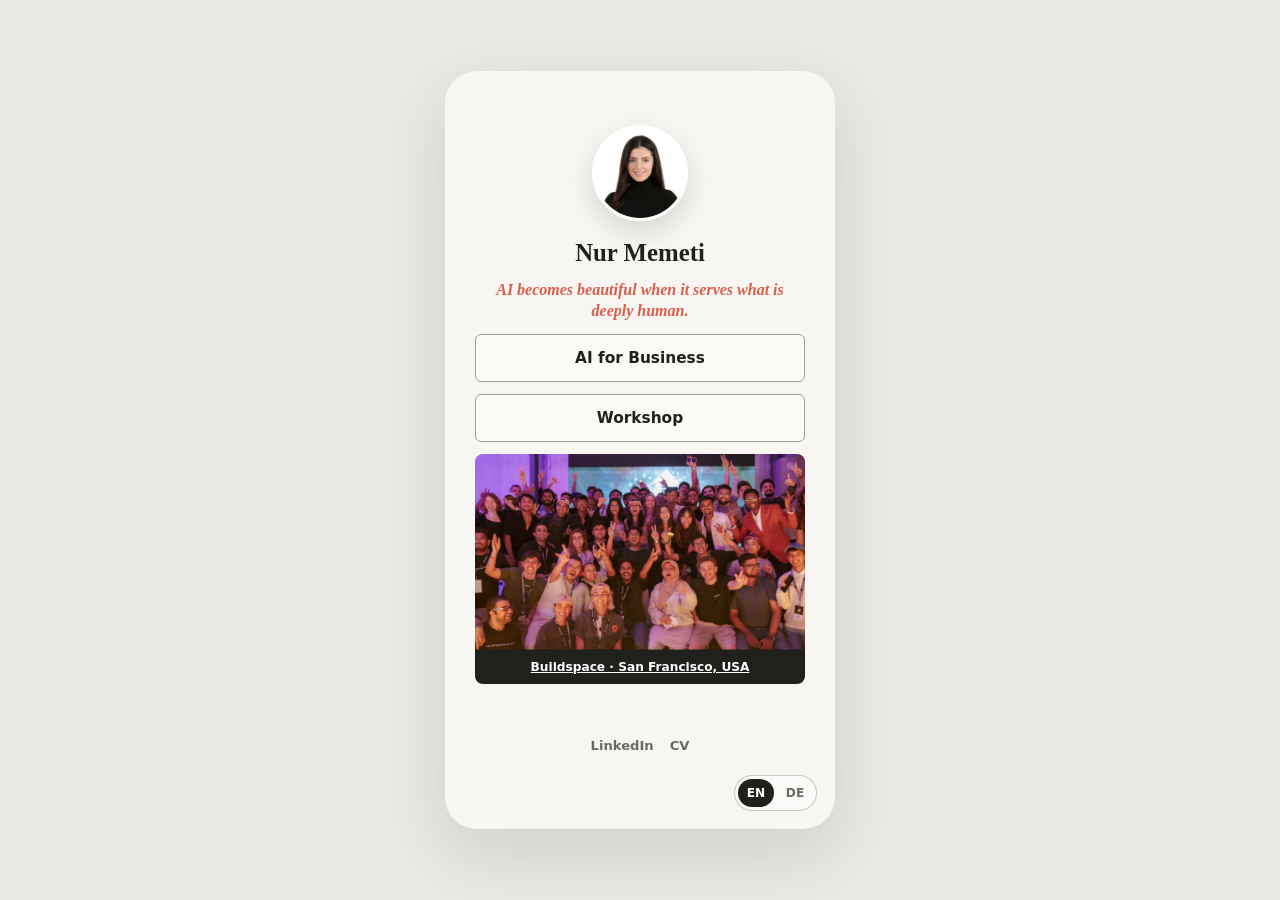
<file: index.html>
<!doctype html>
<html lang="en">
  <head>
    <meta charset="UTF-8" />
    <meta name="viewport" content="width=device-width, initial-scale=1.0" />
    <meta name="description" content="Links and projects for Nur Memeti." />
    <title>Nur Memeti</title>
    <link rel="stylesheet" href="styles.css" />
  </head>
  <body>
    <main class="shell" aria-label="Nur Memeti homepage">
      <section class="profile">
        <div class="language-switch" aria-label="Language">
          <button class="is-active" type="button" data-lang="en">EN</button>
          <button type="button" data-lang="de">DE</button>
        </div>

        <img
          class="avatar"
          src="assets/profile.png"
          alt="Portrait of Nur Memeti"
        />
        <h1>Nur Memeti</h1>
        <p class="statement" data-i18n="statement">
          AI becomes beautiful when it serves what is deeply human.
        </p>
        <nav class="links" aria-label="Featured links">
          <a href="https://ki.nurmemeti.com" data-icon="AI">
            <span data-i18n="aiBusiness">AI for Business</span>
          </a>
          <a href="https://workshop.nurmemeti.com" data-icon="WS">
            <span data-i18n="workshop">Workshop</span>
          </a>

          <section class="story-gallery" aria-label="Highlights">
            <div class="gallery-track">
              <div class="gallery-strip">
                <figure class="gallery-slide">
                  <img src="assets/buildspace-san-francisco.png" alt="Nur Memeti with the Buildspace community in San Francisco" />
                  <figcaption><a href="https://buildspace.so">Buildspace · San Francisco, USA</a></figcaption>
                </figure>
                <figure class="gallery-slide">
                  <img src="assets/presenting-event.jpg" alt="Nur Memeti presenting on stage" />
                  <figcaption>Conference · Ergon Informatik AG, Zurich</figcaption>
                </figure>
                <figure class="gallery-slide">
                  <img src="assets/women-in-tech.png" alt="Women in Tech feature with Nur Memeti" />
                  <figcaption>Siemens & Ladies Drive Workshop · Impact Hub Zurich</figcaption>
                </figure>
              </div>
            </div>
          </section>

        </nav>

        <div class="socials" aria-label="Social links">
          <a href="https://www.linkedin.com/in/nurmemeti" aria-label="LinkedIn">LinkedIn</a>
          <a href="cv.html" aria-label="CV">CV</a>
        </div>
      </section>
    </main>

    <script>
      const translations = {
        en: {
          statement:
            "AI becomes beautiful when it serves what is deeply human.",
          aiBusiness: "AI for Business",
          workshop: "Workshop",
          linkedin: "LinkedIn",
          cv: "CV",
        },
        de: {
          statement:
            "KI wird schoen, wenn sie dem zutiefst Menschlichen dient.",
          aiBusiness: "KI fuer Unternehmen",
          workshop: "Workshop",
          linkedin: "LinkedIn",
          cv: "CV",
        },
      };

      const languageButtons = document.querySelectorAll("[data-lang]");
      const translatableItems = document.querySelectorAll("[data-i18n]");

      function setLanguage(language) {
        document.documentElement.lang = language;
        translatableItems.forEach((item) => {
          item.textContent = translations[language][item.dataset.i18n];
        });
        languageButtons.forEach((button) => {
          button.classList.toggle("is-active", button.dataset.lang === language);
        });
      }

      languageButtons.forEach((button) => {
        button.addEventListener("click", () => setLanguage(button.dataset.lang));
      });

      const galleryTrack = document.querySelector(".gallery-strip");
      const gallerySlides = document.querySelectorAll(".gallery-slide");
      let galleryIndex = 0;
      let galleryStartX = 0;

      function showGallerySlide(index) {
        galleryIndex = (index + gallerySlides.length) % gallerySlides.length;
        galleryTrack.style.transform = `translateX(-${galleryIndex * 100}%)`;
      }

      galleryTrack.addEventListener("pointerdown", (event) => {
        galleryStartX = event.clientX;
        galleryTrack.setPointerCapture(event.pointerId);
      });

      galleryTrack.addEventListener("pointerup", (event) => {
        const distance = event.clientX - galleryStartX;
        if (Math.abs(distance) > 45) {
          showGallerySlide(galleryIndex + (distance < 0 ? 1 : -1));
        }
      });
    </script>
  </body>
</html>
</file>
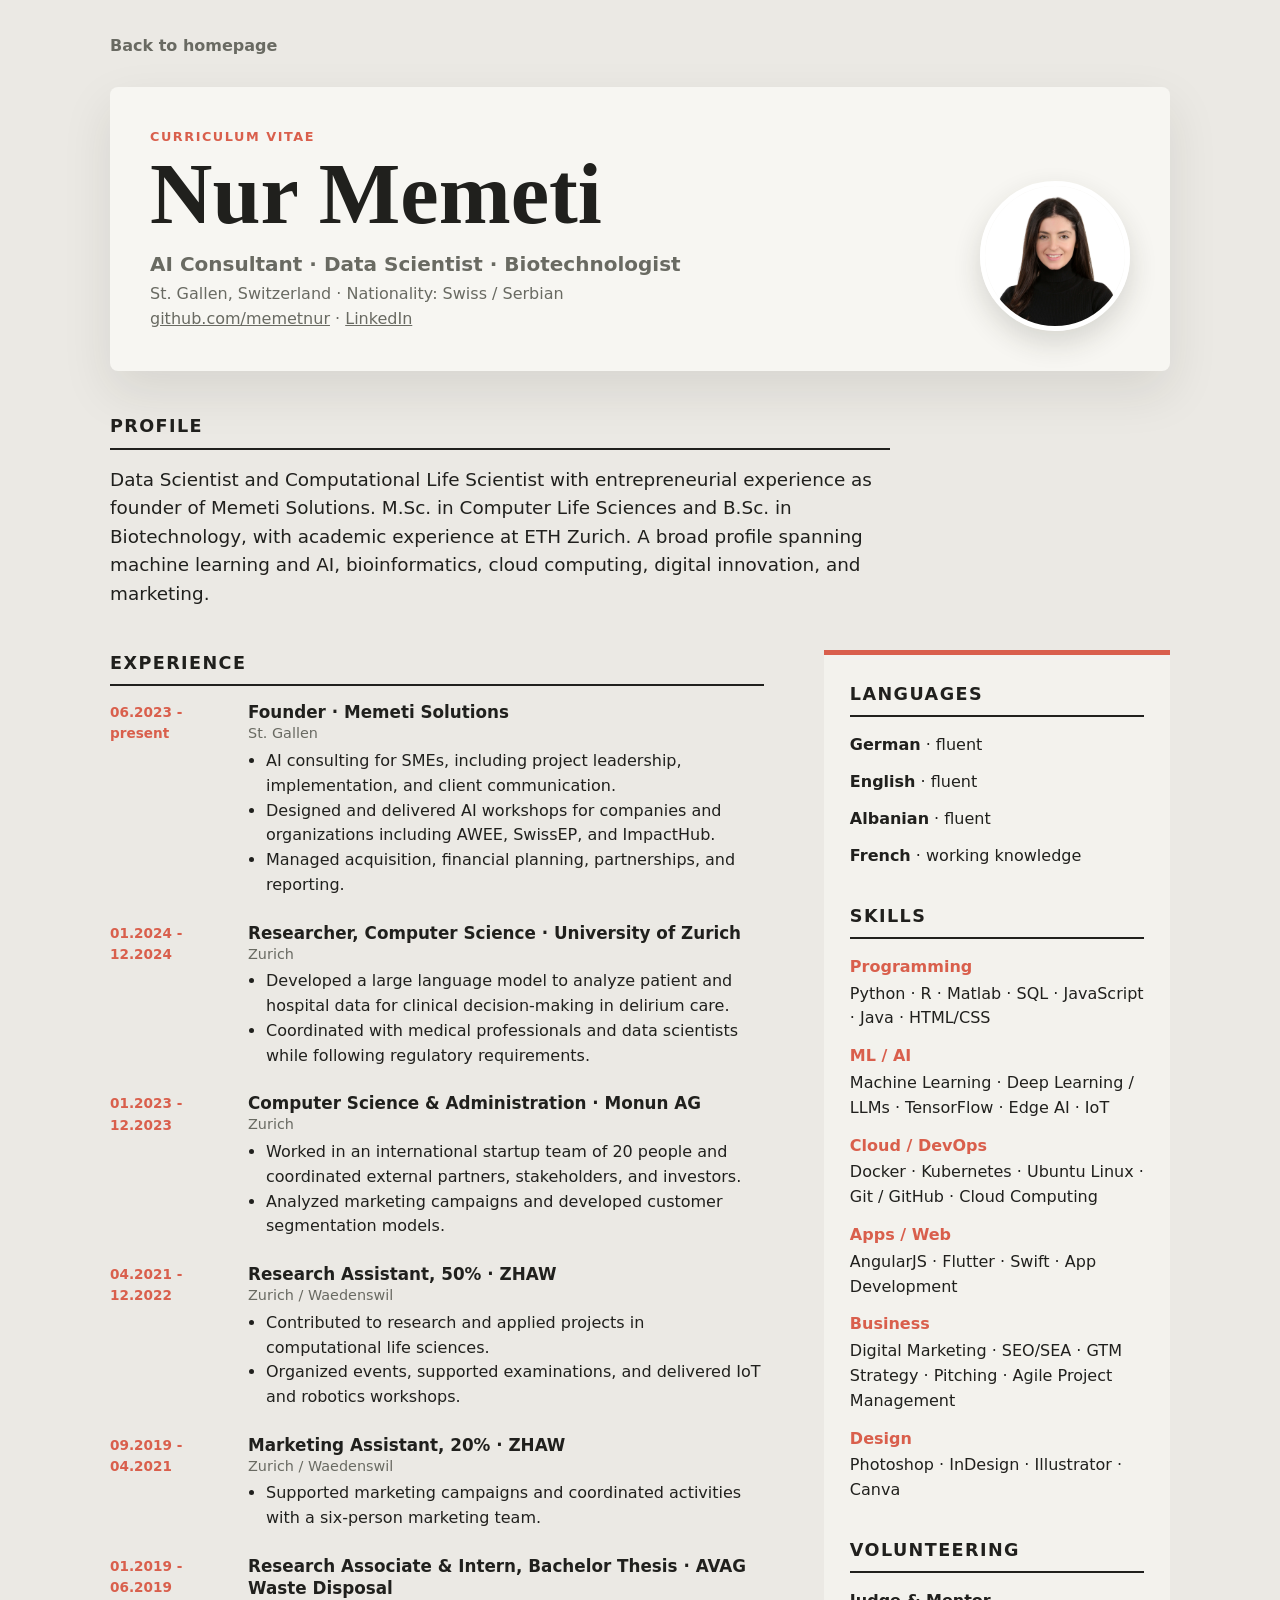
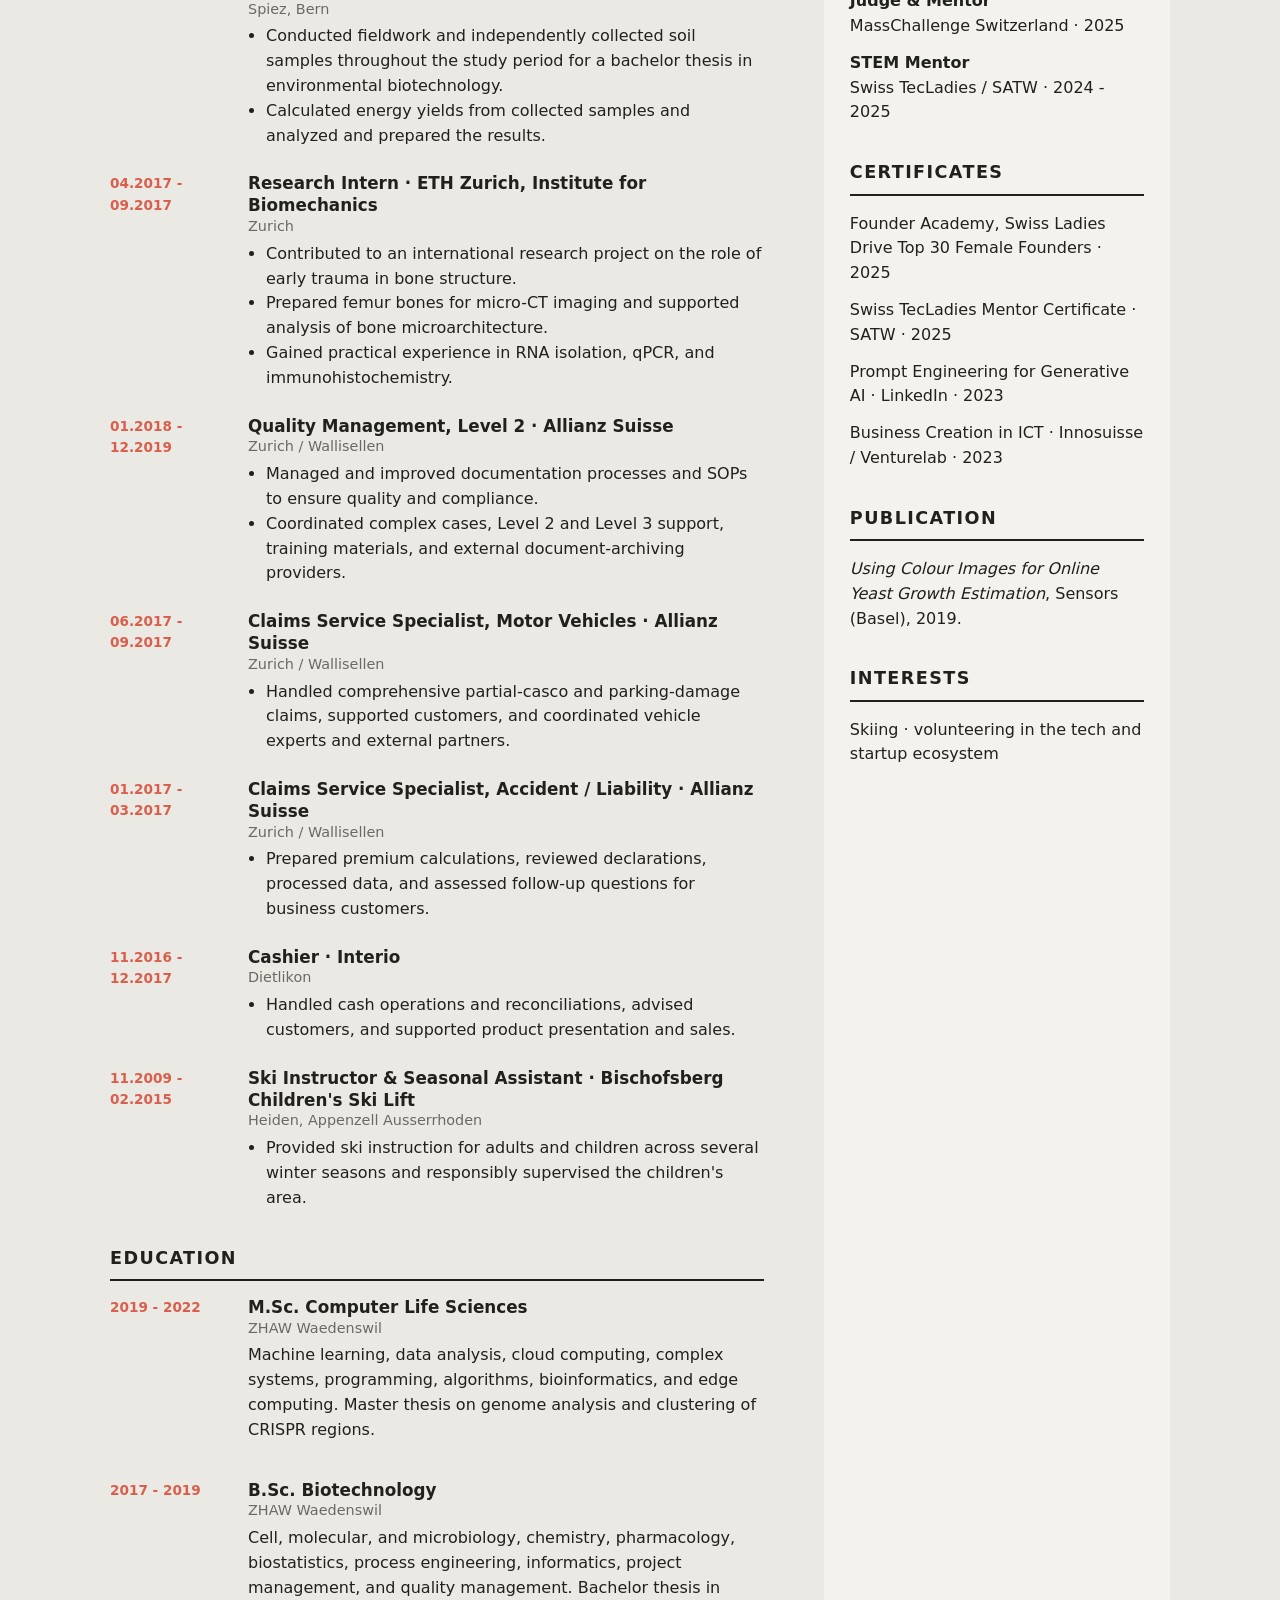
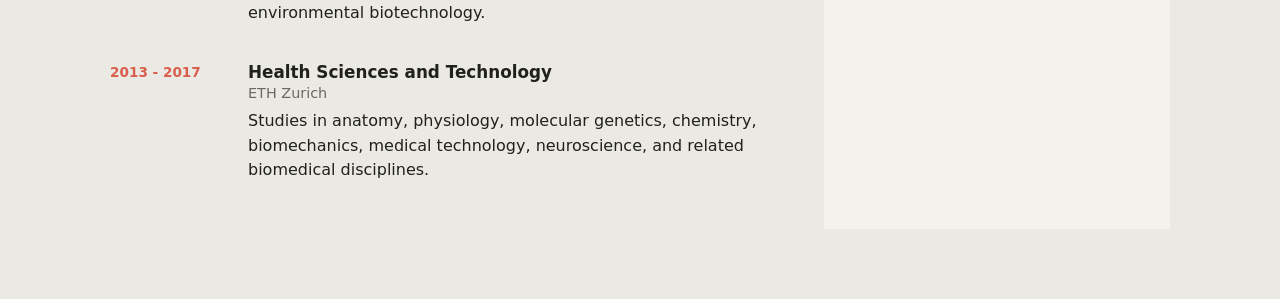
<file: cv.html>
<!doctype html>
<html lang="en">
  <head>
    <meta charset="UTF-8" />
    <meta name="viewport" content="width=device-width, initial-scale=1.0" />
    <meta name="description" content="CV of Nur Memeti, AI consultant and computational life scientist." />
    <title>CV | Nur Memeti</title>
    <link rel="stylesheet" href="cv.css" />
  </head>
  <body>
    <main class="cv-shell">
      <a class="back" href="index.html">Back to homepage</a>
      <header class="cv-header">
        <div>
          <p class="eyebrow">Curriculum Vitae</p>
          <h1>Nur Memeti</h1>
          <p class="headline">AI Consultant · Data Scientist · Biotechnologist</p>
          <p class="location">St. Gallen, Switzerland · Nationality: Swiss / Serbian</p>
          <p class="contact"><a href="https://github.com/memetnur">github.com/memetnur</a> · <a href="https://www.linkedin.com/in/nurmemeti">LinkedIn</a></p>
        </div>
        <img src="assets/profile.png" alt="Portrait of Nur Memeti" />
      </header>

      <section class="intro">
        <h2>Profile</h2>
        <p>Data Scientist and Computational Life Scientist with entrepreneurial experience as founder of Memeti Solutions. M.Sc. in Computer Life Sciences and B.Sc. in Biotechnology, with academic experience at ETH Zurich. A broad profile spanning machine learning and AI, bioinformatics, cloud computing, digital innovation, and marketing.</p>
      </section>

      <div class="columns">
        <div>
          <section>
            <h2>Experience</h2>
            <article><div class="period">06.2023 - present</div><h3>Founder · Memeti Solutions <span>St. Gallen</span></h3><ul><li>AI consulting for SMEs, including project leadership, implementation, and client communication.</li><li>Designed and delivered AI workshops for companies and organizations including AWEE, SwissEP, and ImpactHub.</li><li>Managed acquisition, financial planning, partnerships, and reporting.</li></ul></article>
            <article><div class="period">01.2024 - 12.2024</div><h3>Researcher, Computer Science · University of Zurich <span>Zurich</span></h3><ul><li>Developed a large language model to analyze patient and hospital data for clinical decision-making in delirium care.</li><li>Coordinated with medical professionals and data scientists while following regulatory requirements.</li></ul></article>
            <article><div class="period">01.2023 - 12.2023</div><h3>Computer Science & Administration · Monun AG <span>Zurich</span></h3><ul><li>Worked in an international startup team of 20 people and coordinated external partners, stakeholders, and investors.</li><li>Analyzed marketing campaigns and developed customer segmentation models.</li></ul></article>
            <article><div class="period">04.2021 - 12.2022</div><h3>Research Assistant, 50% · ZHAW <span>Zurich / Waedenswil</span></h3><ul><li>Contributed to research and applied projects in computational life sciences.</li><li>Organized events, supported examinations, and delivered IoT and robotics workshops.</li></ul></article>
            <article><div class="period">09.2019 - 04.2021</div><h3>Marketing Assistant, 20% · ZHAW <span>Zurich / Waedenswil</span></h3><ul><li>Supported marketing campaigns and coordinated activities with a six-person marketing team.</li></ul></article>
            <article><div class="period">01.2019 - 06.2019</div><h3>Research Associate & Intern, Bachelor Thesis · AVAG Waste Disposal <span>Spiez, Bern</span></h3><ul><li>Conducted fieldwork and independently collected soil samples throughout the study period for a bachelor thesis in environmental biotechnology.</li><li>Calculated energy yields from collected samples and analyzed and prepared the results.</li></ul></article>
            <article><div class="period">04.2017 - 09.2017</div><h3>Research Intern · ETH Zurich, Institute for Biomechanics <span>Zurich</span></h3><ul><li>Contributed to an international research project on the role of early trauma in bone structure.</li><li>Prepared femur bones for micro-CT imaging and supported analysis of bone microarchitecture.</li><li>Gained practical experience in RNA isolation, qPCR, and immunohistochemistry.</li></ul></article>
            <article><div class="period">01.2018 - 12.2019</div><h3>Quality Management, Level 2 · Allianz Suisse <span>Zurich / Wallisellen</span></h3><ul><li>Managed and improved documentation processes and SOPs to ensure quality and compliance.</li><li>Coordinated complex cases, Level 2 and Level 3 support, training materials, and external document-archiving providers.</li></ul></article>
            <article><div class="period">06.2017 - 09.2017</div><h3>Claims Service Specialist, Motor Vehicles · Allianz Suisse <span>Zurich / Wallisellen</span></h3><ul><li>Handled comprehensive partial-casco and parking-damage claims, supported customers, and coordinated vehicle experts and external partners.</li></ul></article>
            <article><div class="period">01.2017 - 03.2017</div><h3>Claims Service Specialist, Accident / Liability · Allianz Suisse <span>Zurich / Wallisellen</span></h3><ul><li>Prepared premium calculations, reviewed declarations, processed data, and assessed follow-up questions for business customers.</li></ul></article>
            <article><div class="period">11.2016 - 12.2017</div><h3>Cashier · Interio <span>Dietlikon</span></h3><ul><li>Handled cash operations and reconciliations, advised customers, and supported product presentation and sales.</li></ul></article>
            <article><div class="period">11.2009 - 02.2015</div><h3>Ski Instructor & Seasonal Assistant · Bischofsberg Children's Ski Lift <span>Heiden, Appenzell Ausserrhoden</span></h3><ul><li>Provided ski instruction for adults and children across several winter seasons and responsibly supervised the children's area.</li></ul></article>
          </section>

          <section>
            <h2>Education</h2>
            <article><div class="period">2019 - 2022</div><h3>M.Sc. Computer Life Sciences <span>ZHAW Waedenswil</span></h3><p>Machine learning, data analysis, cloud computing, complex systems, programming, algorithms, bioinformatics, and edge computing. Master thesis on genome analysis and clustering of CRISPR regions.</p></article>
            <article><div class="period">2017 - 2019</div><h3>B.Sc. Biotechnology <span>ZHAW Waedenswil</span></h3><p>Cell, molecular, and microbiology, chemistry, pharmacology, biostatistics, process engineering, informatics, project management, and quality management. Bachelor thesis in environmental biotechnology.</p></article>
            <article><div class="period">2013 - 2017</div><h3>Health Sciences and Technology <span>ETH Zurich</span></h3><p>Studies in anatomy, physiology, molecular genetics, chemistry, biomechanics, medical technology, neuroscience, and related biomedical disciplines.</p></article>
          </section>
        </div>

        <aside>
          <section><h2>Languages</h2><p><strong>German</strong> · fluent</p><p><strong>English</strong> · fluent</p><p><strong>Albanian</strong> · fluent</p><p><strong>French</strong> · working knowledge</p></section>
          <section><h2>Skills</h2><dl><dt>Programming</dt><dd>Python · R · Matlab · SQL · JavaScript · Java · HTML/CSS</dd><dt>ML / AI</dt><dd>Machine Learning · Deep Learning / LLMs · TensorFlow · Edge AI · IoT</dd><dt>Cloud / DevOps</dt><dd>Docker · Kubernetes · Ubuntu Linux · Git / GitHub · Cloud Computing</dd><dt>Apps / Web</dt><dd>AngularJS · Flutter · Swift · App Development</dd><dt>Business</dt><dd>Digital Marketing · SEO/SEA · GTM Strategy · Pitching · Agile Project Management</dd><dt>Design</dt><dd>Photoshop · InDesign · Illustrator · Canva</dd></dl></section>
          <section><h2>Volunteering</h2><p><strong>Judge & Mentor</strong><br />MassChallenge Switzerland · 2025</p><p><strong>STEM Mentor</strong><br />Swiss TecLadies / SATW · 2024 - 2025</p></section>
          <section><h2>Certificates</h2><p>Founder Academy, Swiss Ladies Drive Top 30 Female Founders · 2025</p><p>Swiss TecLadies Mentor Certificate · SATW · 2025</p><p>Prompt Engineering for Generative AI · LinkedIn · 2023</p><p>Business Creation in ICT · Innosuisse / Venturelab · 2023</p></section>
          <section><h2>Publication</h2><p><em>Using Colour Images for Online Yeast Growth Estimation</em>, Sensors (Basel), 2019.</p></section>
          <section><h2>Interests</h2><p>Skiing · volunteering in the tech and startup ecosystem</p></section>
        </aside>
      </div>
    </main>
  </body>
</html>
</file>
<file: styles.css>
:root {
  color-scheme: light;
  --background: #ebe9e4;
  --surface: #f7f6f2;
  --text: #20201d;
  --muted: #696a62;
  --line: #9d9d91;
  --accent: #d95f4c;
  --leaf: #7c8b65;
  --gold: #d9a84e;
}

* {
  box-sizing: border-box;
}

body {
  margin: 0;
  min-height: 100vh;
  font-family:
    Inter, ui-sans-serif, system-ui, -apple-system, BlinkMacSystemFont,
    "Segoe UI", sans-serif;
  background: var(--background);
  color: var(--text);
}

.shell {
  min-height: 100vh;
  display: grid;
  place-items: center;
  padding: 26px;
}

.profile {
  position: relative;
  width: min(390px, 100%);
  min-height: auto;
  overflow: hidden;
  border-radius: 32px;
  background: var(--surface);
  padding: 54px 30px 76px;
  text-align: center;
  box-shadow: 0 24px 70px rgba(43, 42, 34, 0.14);
}

.language-switch {
  position: absolute;
  top: auto;
  bottom: 18px;
  right: 18px;
  z-index: 3;
  display: inline-flex;
  gap: 3px;
  padding: 3px;
  border: 1px solid rgba(157, 157, 145, 0.55);
  border-radius: 999px;
  background: rgba(255, 255, 255, 0.48);
}

.language-switch button {
  min-width: 36px;
  min-height: 28px;
  border: 0;
  border-radius: 999px;
  background: transparent;
  color: var(--muted);
  cursor: pointer;
  font: inherit;
  font-size: 0.76rem;
  font-weight: 800;
}

.language-switch button.is-active {
  background: var(--text);
  color: #ffffff;
}

.avatar {
  width: 96px;
  height: 96px;
  display: block;
  margin: 0 auto 18px;
  border: 3px solid #ffffff;
  border-radius: 50%;
  object-fit: cover;
  object-position: center 30%;
  box-shadow: 0 10px 28px rgba(43, 42, 34, 0.16);
}

h1 {
  margin: 0;
  font-family: Georgia, "Times New Roman", serif;
  font-size: 1.55rem;
  font-weight: 700;
  line-height: 1.1;
  letter-spacing: 0;
}

.statement {
  margin: 12px auto 12px;
  max-width: 318px;
  color: var(--accent);
  font-family: Georgia, "Times New Roman", serif;
  font-size: 1rem;
  font-style: italic;
  font-weight: 650;
  line-height: 1.35;
}

.story-gallery {
  width: 100%;
  margin: 0 auto 26px;
}

.gallery-track {
  position: relative;
  width: 100%;
  height: 230px;
  overflow: hidden;
  border-radius: 8px;
  background: #e7e4dc;
}

.gallery-strip {
  display: flex;
  width: 100%;
  height: 100%;
  cursor: grab;
  touch-action: pan-y;
  transition: transform 400ms ease;
}

.gallery-slide {
  position: relative;
  flex: 0 0 100%;
  display: flex;
  flex-direction: column;
  margin: 0;
}

.gallery-slide img {
  width: 100%;
  height: auto;
  flex: 1 1 auto;
  min-height: 0;
  object-fit: cover;
}

.gallery-slide figcaption {
  flex: 0 0 auto;
  padding: 10px 12px;
  background: var(--text);
  color: #ffffff;
  font-size: 0.76rem;
  font-weight: 700;
}

.gallery-slide figcaption a {
  color: inherit;
}

.links {
  position: relative;
  z-index: 2;
  display: grid;
  gap: 12px;
}

.links > a {
  display: flex;
  min-height: 48px;
  align-items: center;
  justify-content: center;
  border: 1.5px solid var(--line);
  border-radius: 6px;
  background: rgba(255, 255, 255, 0.36);
  color: var(--text);
  font-size: 0.96rem;
  font-weight: 600;
  text-decoration: none;
  transition:
    background 160ms ease,
    border-color 160ms ease,
    transform 160ms ease;
}

.links > a:hover {
  border-color: var(--text);
  background: #ffffff;
  transform: translateY(-1px);
}

.socials {
  position: relative;
  z-index: 2;
  display: flex;
  width: 100%;
  justify-content: center;
  align-items: center;
  flex-wrap: nowrap;
  gap: 16px;
  margin-top: 28px;
  background: transparent;
}

.socials a {
  display: inline-block;
  white-space: nowrap;
  color: var(--muted);
  font-size: 0.82rem;
  font-weight: 700;
  text-decoration: none;
}

@media (max-width: 430px) {
  .shell {
    padding: 0;
  }

  .profile {
    width: 100%;
    min-height: 100vh;
    border-radius: 0;
    padding-right: 22px;
    padding-left: 22px;
  }
}
</file>
<file: cv.css>
:root { --ink: #20201d; --muted: #696a62; --accent: #d95f4c; --paper: #f7f6f2; --line: #d8d5cc; }
* { box-sizing: border-box; }
body { margin: 0; color: var(--ink); background: #ebe9e4; font: 16px/1.55 Inter, ui-sans-serif, system-ui, -apple-system, sans-serif; }
.cv-shell { width: min(1060px, calc(100% - 40px)); margin: 0 auto; padding: 34px 0 70px; }
.back { color: var(--muted); font-weight: 700; text-decoration: none; }
.cv-header { display: flex; justify-content: space-between; align-items: end; gap: 32px; margin: 28px 0 42px; padding: 40px; background: var(--paper); border-radius: 8px; box-shadow: 0 20px 50px rgba(43,42,34,.1); }
.eyebrow { margin: 0 0 6px; color: var(--accent); font-size: .8rem; font-weight: 800; letter-spacing: .12em; text-transform: uppercase; }
h1 { margin: 0; font: 700 clamp(2.6rem, 7vw, 5.4rem)/.95 Georgia, serif; }
.headline { margin: 14px 0 2px; color: var(--muted); font-size: 1.25rem; font-weight: 700; }
.location, .contact { margin: 0; color: var(--muted); }
a { color: inherit; }
.cv-header img { width: 150px; height: 150px; border: 5px solid white; border-radius: 50%; object-fit: cover; object-position: center 30%; box-shadow: 0 12px 28px rgba(43,42,34,.16); }
section { margin-bottom: 34px; }
h2 { margin: 0 0 16px; padding-bottom: 7px; border-bottom: 2px solid var(--ink); font-size: 1.1rem; text-transform: uppercase; letter-spacing: .08em; }
h3 { margin: 0 0 6px; font-size: 1.05rem; line-height: 1.3; }
h3 span { display: block; color: var(--muted); font-size: .9rem; font-weight: 500; }
p { margin: 0 0 12px; }
.intro { max-width: 780px; margin-bottom: 42px; font-size: 1.15rem; }
.columns { display: grid; grid-template-columns: minmax(0, 1.7fr) minmax(260px, .9fr); gap: 60px; }
article { display: grid; grid-template-columns: 120px 1fr; column-gap: 18px; margin-bottom: 25px; }
article .period { color: var(--accent); font-size: .85rem; font-weight: 800; }
article h3, article p, article ul { grid-column: 2; }
article h3 { grid-row: 1; }
article ul { margin: 0; padding-left: 18px; }
dl { margin: 0; } dt { margin-top: 13px; color: var(--accent); font-weight: 800; } dd { margin: 2px 0 0; }
aside { padding: 26px; background: rgba(247,246,242,.72); border-top: 5px solid var(--accent); }
@media (max-width: 760px) { .cv-shell { width: min(100% - 28px, 620px); padding-top: 20px; } .cv-header { align-items: start; flex-direction: column-reverse; padding: 28px; } .cv-header img { width: 112px; height: 112px; } .columns { grid-template-columns: 1fr; gap: 8px; } aside { padding: 22px; } article { grid-template-columns: 1fr; gap: 3px; } article h3, article p, article ul { grid-column: 1; } article .period { margin-bottom: 2px; } }
</file>
